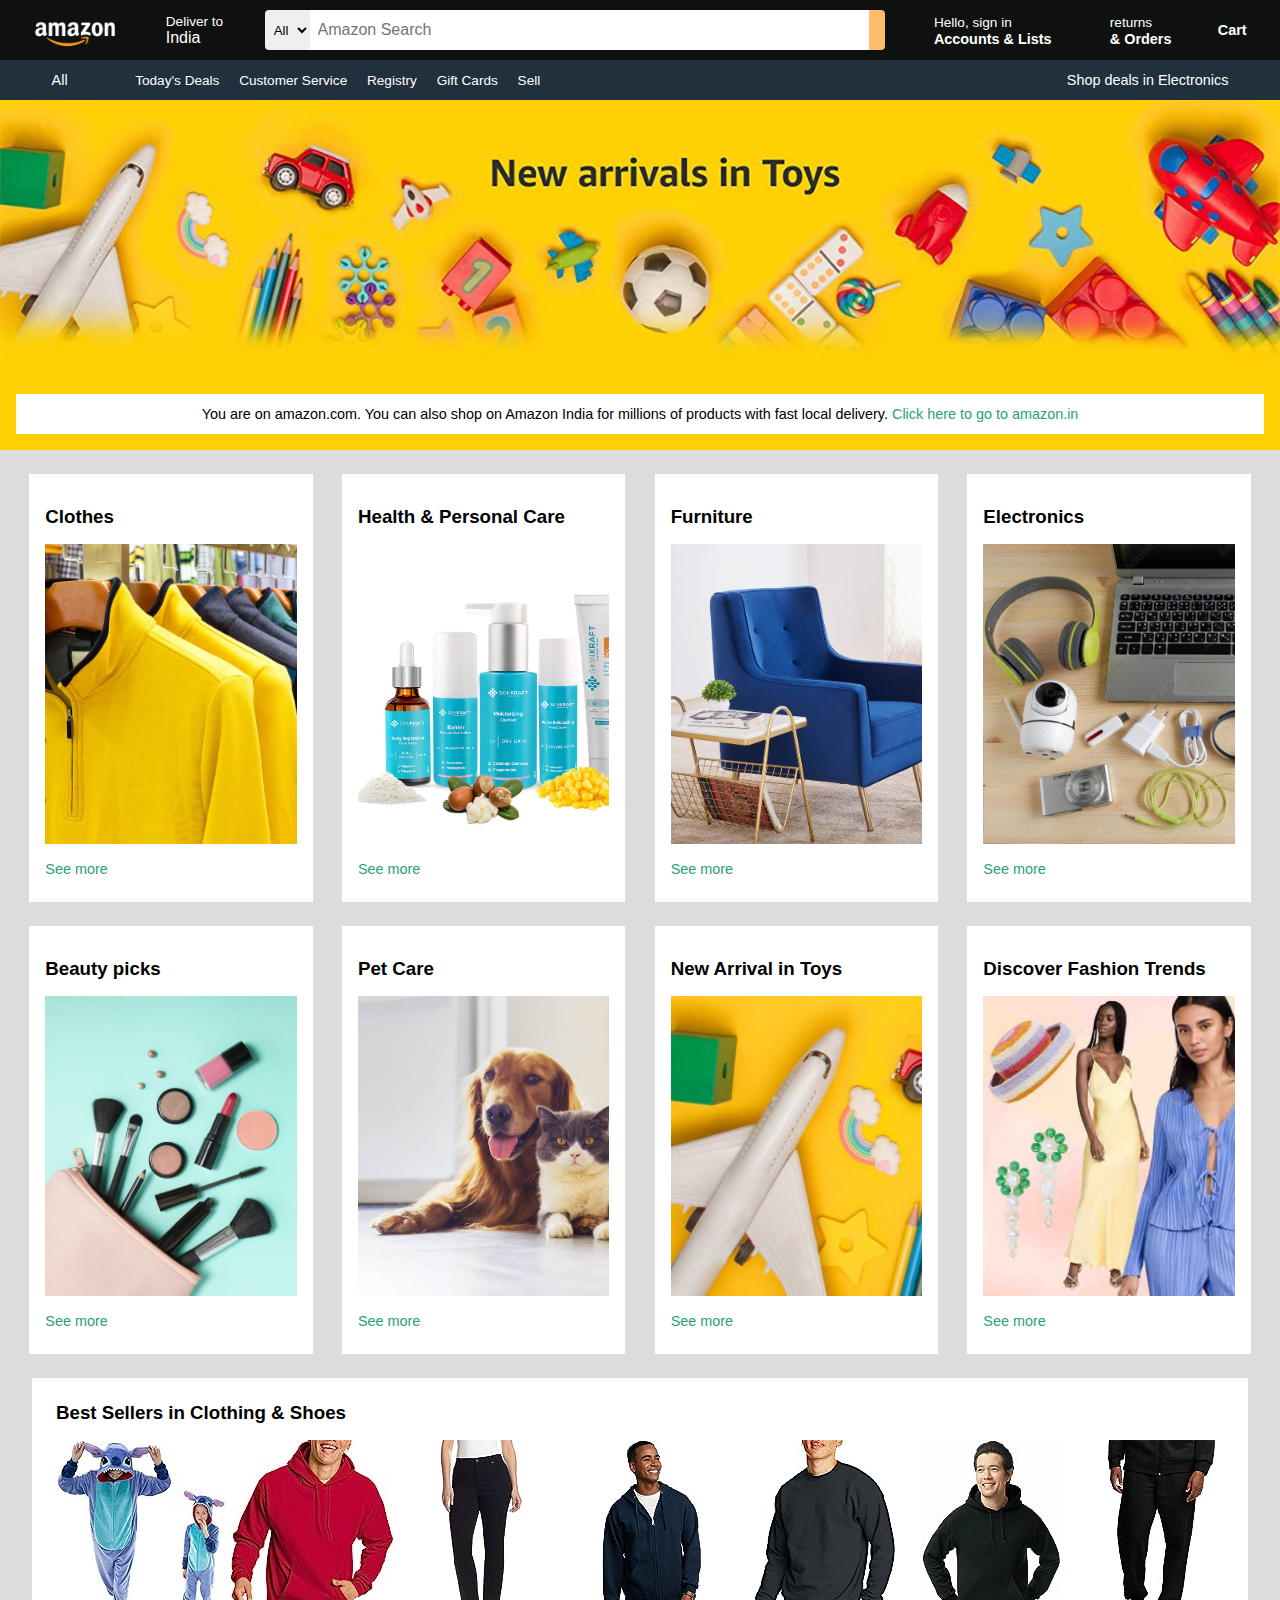
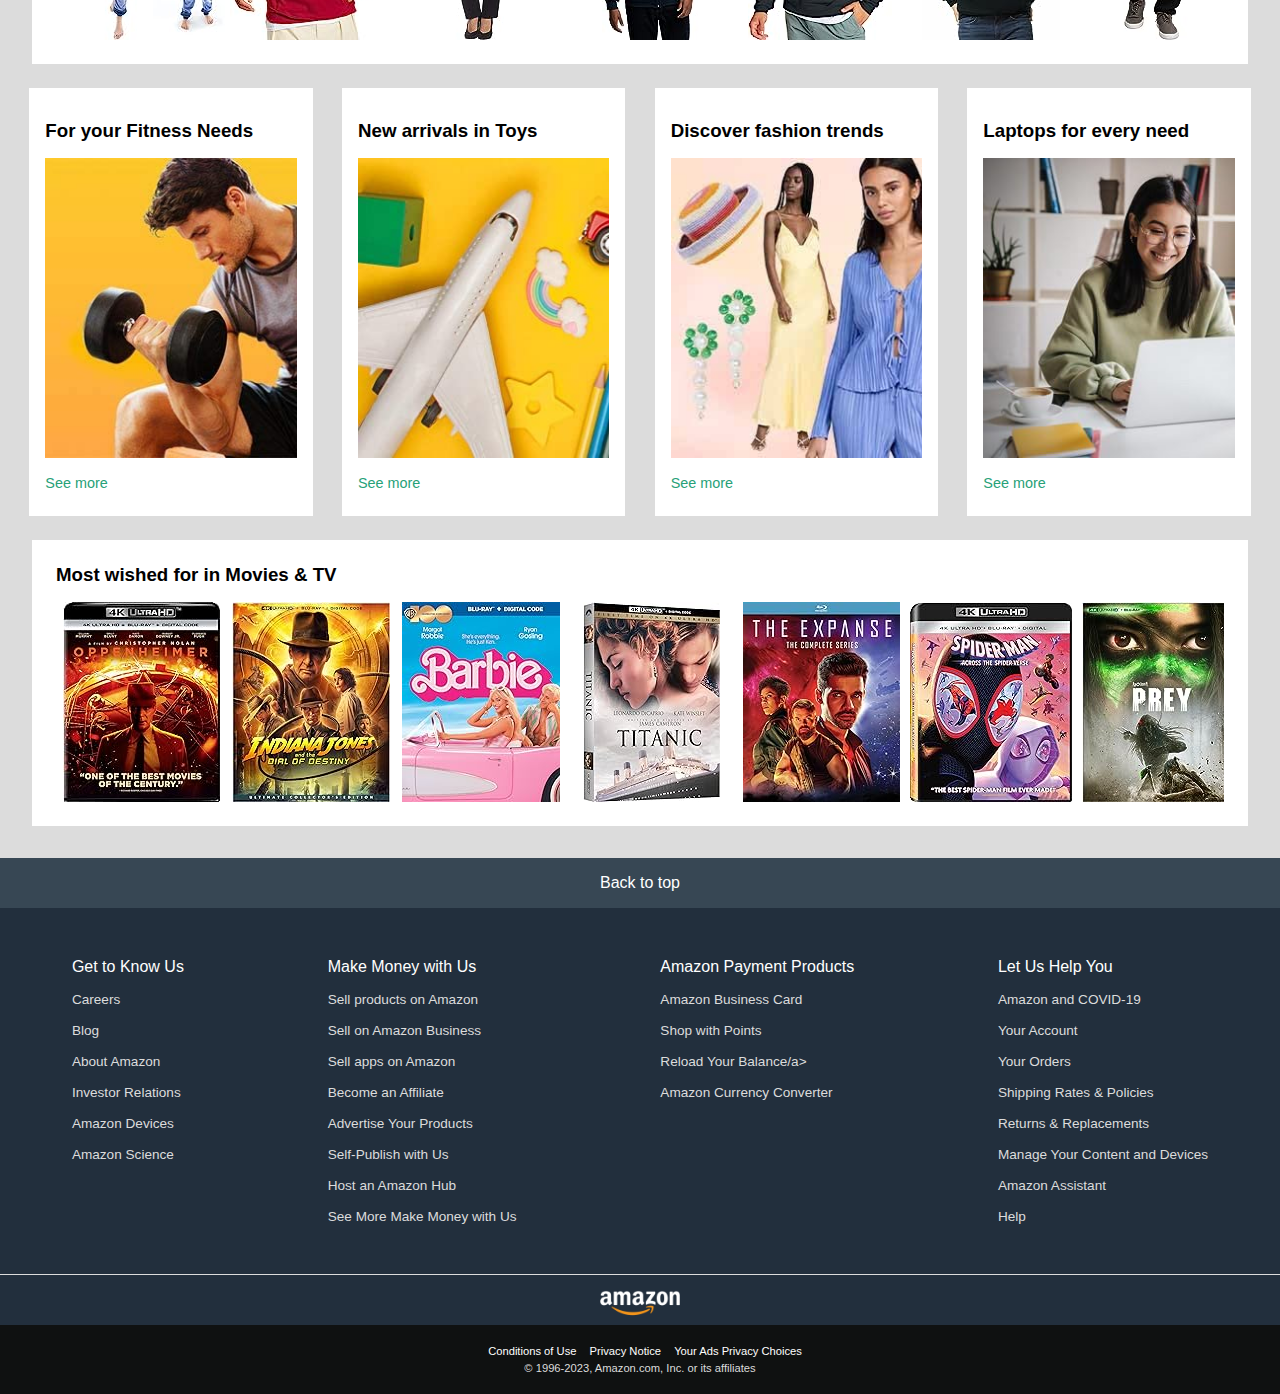
<file: Amazon_Clone/index.html>
<!DOCTYPE html>
<html lang="en">
<head>
    <meta charset="UTF-8">
    <meta name="viewport" content="width=device-width, initial-scale=1.0">
    <title>Amazon</title>
    <link rel="stylesheet" href="https://cdnjs.cloudflare.com/ajax/libs/font-awesome/6.4.2/css/all.min.css" integrity="sha512-z3gLpd7yknf1YoNbCzqRKc4qyor8gaKU1qmn+CShxbuBusANI9QpRohGBreCFkKxLhei6S9CQXFEbbKuqLg0DA==" crossorigin="anonymous" referrerpolicy="no-referrer" />
    <link rel="stylesheet" href="style.css">
</head>
<body>
    <!-----------------nav-bar----------------->
    <div class="nav-bar">
        <!-- logo section -->
        <div class="nav-logo border">
            <div class="logo"></div>
        </div>

        <!-- address section -->
        <div class="address border">
            <p class="address-1">Deliver to</p>
            <div class="address-icon">
                <i class="fa-solid fa-location-dot"></i>
                <p class="address-2">India</p>
            </div>
        </div>

        <!-- search section -->
        <div class="nav-search">
            <select class="search-options">
                <option>All</option>
            </select>
            <input type="text" placeholder="Amazon Search" class="search-input">
            <div href="#" class="search-icon"><i class="fa-solid fa-magnifying-glass"></i></div>
        </div>

        <!-- sign-in section -->
        <div class="nav-sign-in border">
            <p><span>Hello, sign in</span></p>
            <p class="nav-second">Accounts & Lists</p>
        </div>

        <!-- return & order section -->
        <div class="nav-return border">
            <p><span>returns</span></p>
            <p class="nav-second">& Orders</p>
        </div>

        <!-- cart section -->
        <div class="nav-cart border">
            <i class="fa-solid fa-cart-shopping"></i>
            Cart
        </div>
    </div> <!--nav-bar ends-->

<!------------------2nd nav-panel------------------>
    <div class="panel">
        <div class="panel-all">
            <i class="fa-solid fa-bars"></i>
            <a href="#">All</a>
        </div>
        <div class="panel-ops">
            <a href="#">Today's Deals</a>
            <a href="#">Customer Service</a>
            <a href="#">Registry</a>
            <a href="#">Gift Cards</a>
            <a href="#">Sell</a>
        </div>
        <div class="panel-deals">
            <a href="#">Shop deals in Electronics</a>
        </div>
    </div>

    <!---------------hero-section------------------->
    <div class="hero">
        <div class="hero-msg">
            <p>You are on amazon.com. You can also shop on Amazon India for millions of products with fast local delivery.<a> Click here to go to amazon.in</a></p>
        </div>
    </div>

    <!--------------shopping-section---------------->

    <div class="container">

        <!-- Section-1 -->
        <div class="big-shop-section">   
            <div class="box">
                <h3>Clothes</h3>
                <div class="img" style="background-image: url(assets/box1_image.jpg);"></div>
                <div class="seeMore"><a href="#">See more</a></div>
            </div>
            <div class="box">
                <h3>Health & Personal Care</h3>
                <div class="img" style="background-image: url(assets/box2_image.webp);"></div>
                <div class="seeMore"><a href="#">See more</a></div>
            </div>
            <div class="box">
                <h3>Furniture</h3>
                <div class="img" style="background-image: url(assets/box3_image.jpg);"></div>
                <div class="seeMore"><a href="#">See more</a></div>
            </div>
            <div class="box">
                <h3>Electronics</h3>
                <div class="img" style="background-image: url(assets/box4_image.jpg);"></div>
                <div class="seeMore"><a href="#">See more</a></div>
            </div>
            <div class="box">
                <h3>Beauty picks</h3>
                <div class="img" style="background-image: url(assets/box5_image.jpg);"></div>
                <div class="seeMore"><a href="#">See more</a></div>
            </div>
            <div class="box">
                <h3>Pet Care</h3>
                <div class="img" style="background-image: url(assets/box6_image.jpg);"></div>
                <div class="seeMore"><a href="#">See more</a></div>
            </div>
            <div class="box">
                <h3>New Arrival in Toys</h3>
                <div class="img" style="background-image: url(assets/box7_image.jpg);"></div>
                <div class="seeMore"><a href="#">See more</a></div>
            </div>
            <div class="box">
                <h3>Discover Fashion Trends</h3>
                <div class="img" style="background-image: url(assets/box8_image.jpg);"></div>
                <div class="seeMore"><a href="#">See more</a></div>
            </div>
            <div class="box box9">
                <h3>Home & Kitchen Under $30</h3>
                <div class="img" style="background-image: url(assets/box9_image.jpg);"></div>
                <div class="seeMore"><a href="#">See more</a></div>
            </div>
        </div> <!--big-shop-section ends-->

        <!-- Section-2 -->
        <div class="small-shop-section">
            <div class="heading"><h3>Best Sellers in Clothing & Shoes</h3></div>
            <div class="image-section">
            <div class="row-image" style="background-image: url(assets/row_image1.jpg);"></div>
            <div class="row-image" style="background-image: url(assets/row_image2.jpg);"></div>
            <div class="row-image" style="background-image: url(assets/row_image3.jpg);"></div>
            <div class="row-image" style="background-image: url(assets/row_image4.jpg);"></div>
            <div class="row-image" style="background-image: url(assets/row_image5.jpg);"></div>
            <div class="row-image" style="background-image: url(assets/row_image6.jpg);"></div>
            <div class="row-image" style="background-image: url(assets/row_image7.jpg);"></div>
            <div class="row-image" style="background-image: url(assets/row_image9.jpg);"></div>
            <div class="row-image" style="background-image: url(assets/row_image10.jpg);"></div>
            <div class="row-image" style="background-image: url(assets/row_image11.jpg);"></div>
        </div>
        </div>

        <!-- Section-3 -->
        <div class="big-shop-section">   
            <div class="box">
                <h3>For your Fitness Needs</h3>
                <div class="img" style="background-image: url(assets/sec3_img1.jpg);"></div>
                <div class="seeMore"><a href="#">See more</a></div>
            </div>
            <div class="box">
                <h3>New arrivals in Toys</h3>
                <div class="img" style="background-image: url(assets/sec3_img2.jpg);"></div>
                <div class="seeMore"><a href="#">See more</a></div>
            </div>
            <div class="box">
                <h3>Discover fashion trends</h3>
                <div class="img" style="background-image: url(assets/sec3_img3.jpg);"></div>
                <div class="seeMore"><a href="#">See more</a></div>
            </div>
            <div class="box box4">
                <h3>Laptops for every need</h3>
                <div class="img" style="background-image: url(assets/sec3_img4.jpg);"></div>
                <div class="seeMore"><a href="#">See more</a></div>
            </div>
            </div>

            <!-- Section-4 -->
            <div class="small-shop-section" style="margin-bottom: 2rem;">
                <div class="heading"><h3>Most wished for in Movies & TV</h3></div>
                <div class="image-section">
                <div class="row-image" style="background-image: url(assets/mov1.jpg);"></div>
                <div class="row-image" style="background-image: url(assets/mov2.jpg);"></div>
                <div class="row-image" style="background-image: url(assets/mov3.jpg);"></div>
                <div class="row-image" style="background-image: url(assets/mov4.jpg);"></div>
                <div class="row-image" style="background-image: url(assets/mov5.jpg);"></div>
                <div class="row-image" style="background-image: url(assets/mov6.jpg);"></div>
                <div class="row-image" style="background-image: url(assets/mov7.jpg);"></div>
                <div class="row-image" style="background-image: url(assets/mov9.jpg);"></div>
                <div class="row-image" style="background-image: url(assets/mov10.jpg);"></div>
                <div class="row-image" style="background-image: url(assets/mov11.jpg);"></div>
            </div>

    </div> <!--container ends-->

    <!--------------footer section-------------->
        <footer class="footer">

            <!-- footer panel section 1 -->
            <div class="foot-panel-1">
                Back to top
            </div>

            <!-- footer panel section 2 -->
            <div class="foot-panel-2">
                <div class="column">
                   <p>Get to Know Us</p> 
                   <a href="#">Careers</a>
                   <a href="#">Blog</a>
                   <a href="#">About Amazon</a>
                   <a href="#">Investor Relations</a>
                   <a href="#">Amazon Devices</a>
                   <a href="#">Amazon Science </a>
                </div>

                <div class="column">
                    <p>Make Money with Us</p> 
                    <a href="#">Sell products on Amazon</a>
                    <a href="#">Sell on Amazon Business</a>
                    <a href="#">Sell apps on Amazon</a>
                    <a href="#">Become an Affiliate</a>
                    <a href="#">Advertise Your Products</a>
                    <a href="#">Self-Publish with Us</a>
                    <a href="#">Host an Amazon Hub</a>
                    <a href="#">See More Make Money with Us</a>
                </div>

                 <div class="column">
                    <p>Amazon Payment Products</p> 
                    <a href="#">Amazon Business Card</a>
                    <a href="#">Shop with Points</a>
                    <a href="#">Reload Your Balance/a>
                    <a href="#">Amazon Currency Converter</a>
                 </div>

                 <div class="column">
                    <p>Let Us Help You</p> 
                    <a href="#">Amazon and COVID-19</a>
                    <a href="#">Your Account</a>
                    <a href="#">Your Orders</a>
                    <a href="#">Shipping Rates & Policies</a>
                    <a href="#">Returns & Replacements</a>
                    <a href="#">Manage Your Content and Devices</a>
                    <a href="#">Amazon Assistant</a>
                    <a href="#">Help</a>
                 </div>

            </div> <!--foot-panel-2 ends-->

            <!-- footer panel section 3 -->
            <div class="foot-panel-3">
                <div class="nav-logo">
                    <div class="logo"></div>
                </div>
            </div>

            <!-- footer panel section 4 -->
            <div class="foot-panel-4">
                    <a href="#">Conditions of Use</a>
                <a href="#">Privacy Notice</a>
                <a href="#">Your Ads Privacy Choices</a>
                <br>
                <p>© 1996-2023, Amazon.com, Inc. or its affiliates</p>  
                </div>
                
            </div>
        </footer>

</body>
</html>
</file>
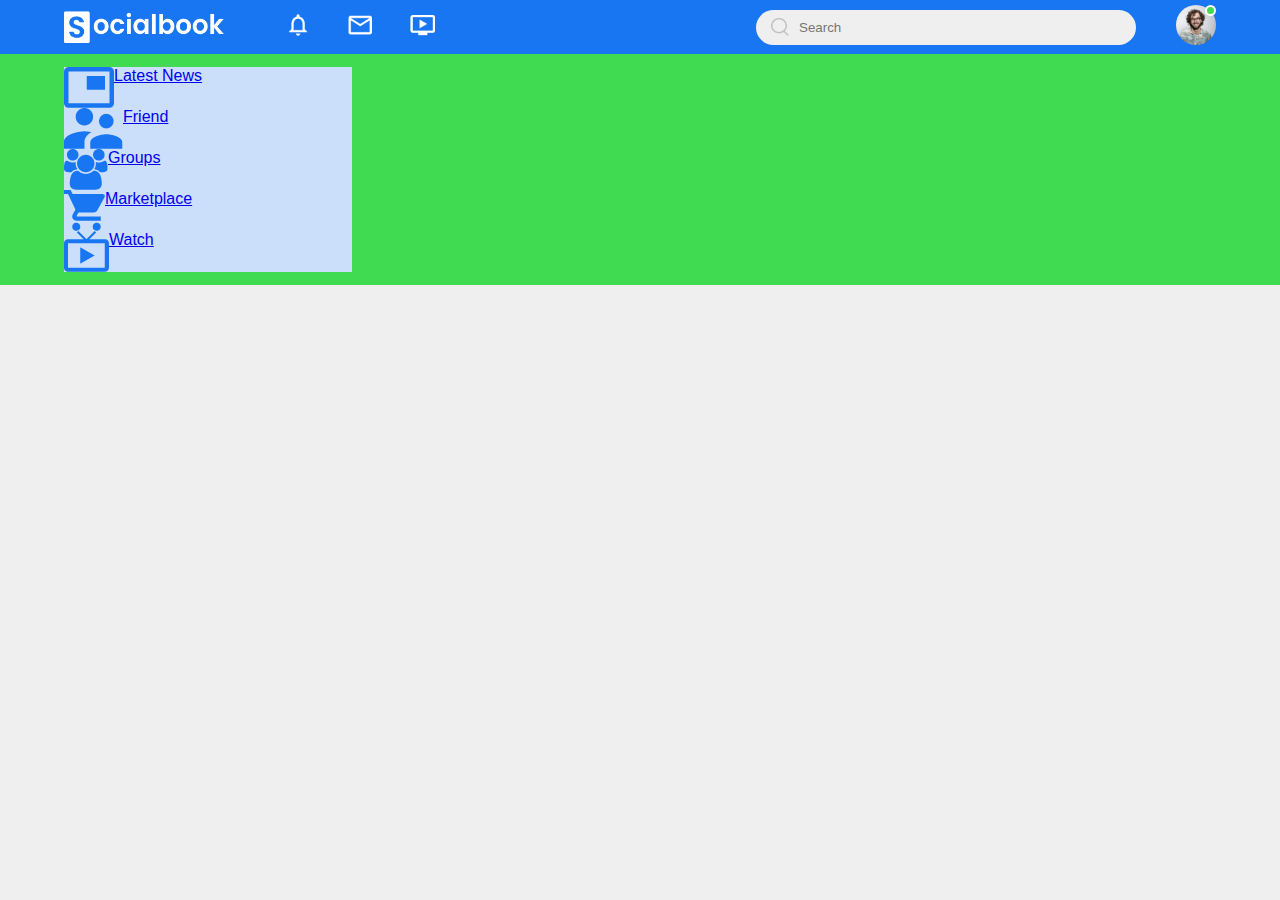
<file: FaceBook_Clone/index.html>
<!DOCTYPE html>
<html lang="en">
<head>
    <meta charset="UTF-8">
    <meta name="viewport" content="width=device-width, initial-scale=1.0">
    <title>Facebook</title>
    <link rel="stylesheet" href="style.css">
</head>
<body>
    <nav>
        <div class="nav-left">
            <img src="assets/logo.png" alt="facebook" class="logo">
            <ul>
                <li><img src="assets/notification.png" alt="notification"></li>
                <li><img src="assets/inbox.png" alt="inbox"></li>
                <li><img src="assets/video.png" alt="video"></li>

            </ul>
        </div>
        <div class="nav-right">
            <div class="search-box">
                <img src="assets/search.png" alt="search">
                <input type="text" name="search" id="search" placeholder="Search">
            </div>
            <div class="nav-user-icon online">
                <img src="assets/profile-pic.png" alt="profile pic">
            </div>
        </div>
    </nav>
    <!-- -------------- container for the website contents -->
    <div class="container">
        <!-- -----------left-sidebar------------ -->
        <div class="left-sidebar">
            <div class="imp-links">
                <a href="#"><img src="assets/news.png" alt="news">Latest News</a>
                <a href="#"><img src="assets/friends.png" alt="friends">Friend</a>
                <a href="#"><img src="assets/group.png" alt="group">Groups</a>
                <a href="#"><img src="assets/marketplace.png" alt="marketplace">Marketplace</a>
                <a href="#"><img src="assets/watch.png" alt="watch">Watch</a>
            </div>
        </div>


        <div class="main-content"></div>

        <div class="right-sidebar"></div>
    </div>
</body>
</html>
</file>
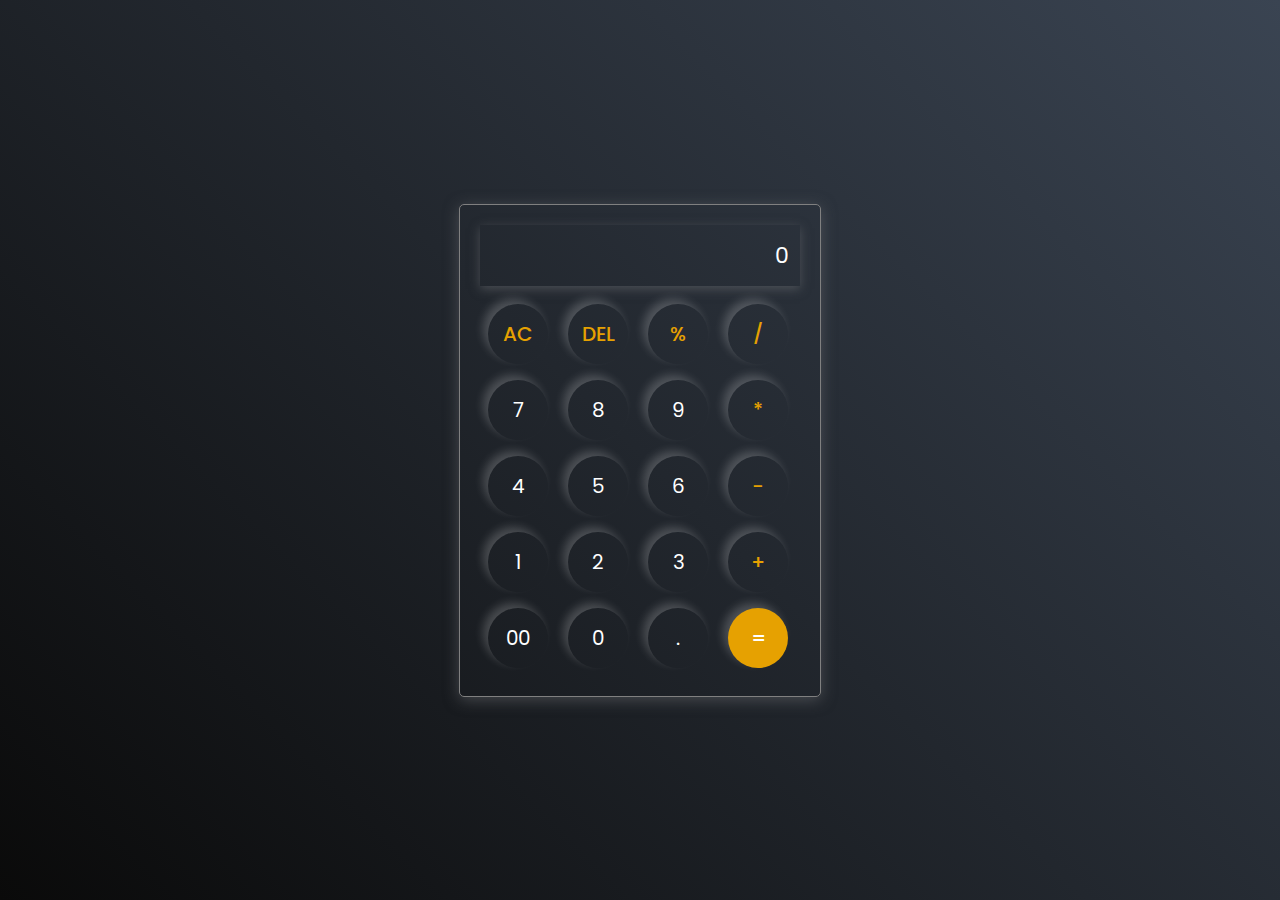
<file: Simple Calculator Web_App/index.html>
<!DOCTYPE html>
<html lang="en">
<head>
    <meta charset="UTF-8">
    <meta name="viewport" content="width=device-width, initial-scale=1.0">
    <title>Calculator</title>
    <link rel="stylesheet" href="style.css">
    <script defer src="script.js"></script>
</head>
<body>
    <div class="container">
        <!--  Display  -->
        <div class="display"><input placeholder="0" id="input-box"></div>

        <div class="buttons">
            <div>
                <button class="operator">AC</button>
                <button class="operator">DEL</button>
                <button class="operator">%</button>
                <button class="operator">/</button>
            </div>

            <div>
                <button>7</button>
                <button>8</button>
                <button>9</button>
                <button class="operator">*</button>
            </div>

            <div>
                <button>4</button>
                <button>5</button>
                <button>6</button>
                <button class="operator">-</button>
            </div>

            <div>
                <button>1</button>
                <button>2</button>
                <button>3</button>
                <button class="operator">+</button>
            </div>

            <div>
                <button>00</button>
                <button>0</button>
                <button>.</button>
                <button class="equal-btn">=</button>
            </div>
            
        </div>
    </div>
</body>
</html>
</file>
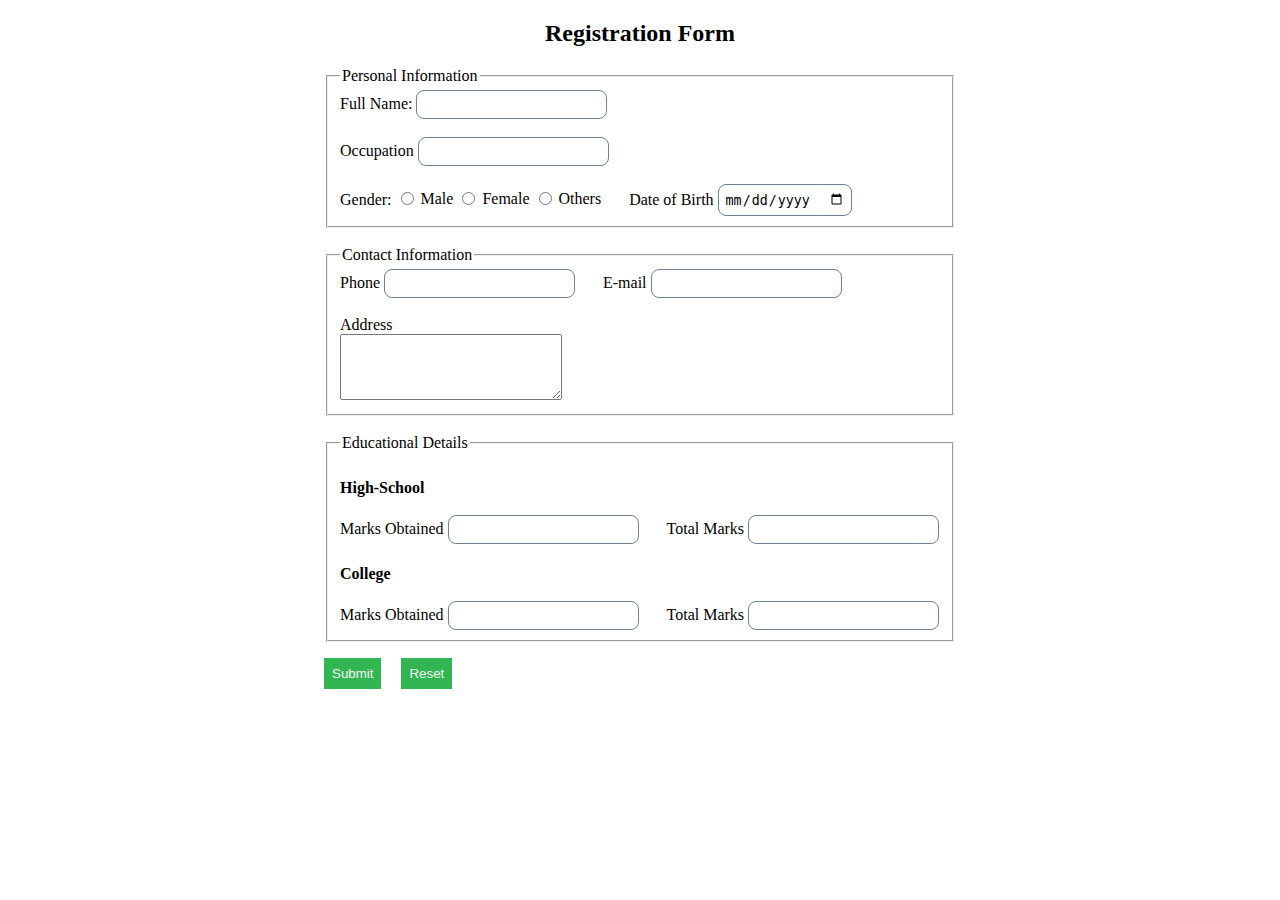
<file: Form_using_HTML.html>
<!DOCTYPE html>
<html lang="en">
<head>
    <meta charset="UTF-8">
    <meta http-equiv="X-UA-Compatible" content="IE=edge">
    <meta name="viewport" content="width=device-width, initial-scale=1.0">
    <title>Form</title>
    <style>
        form {
            width: 50%;
            margin: auto;
        }
        #submit, #reset {
            margin-top: 16px;
            margin-right: 16px;
            padding: 8px;
            background-color: rgb(50, 182, 81);
            border: none;
            color: whitesmoke;
        }
        input {
            padding: 6px;
            border: 1px solid slategray;
            border-radius: 8px;
        }

    </style>
</head>
<body>
    <form>
    <h2 style="text-align: center;">Registration Form</h2>
        <fieldset>
            <legend>Personal Information</legend>
        <label for="fullname">Full Name:</label>
        <input type="text" id="fullname" name="fullname"><br><br>

        <label for="occupation">Occupation</label>
        <input list="occupation-list" type="text" id="occupation" name="occupation"><br>
        <datalist id="occupation-list">
            <option value="Student">
            <option value="Professional">
            <option value="Others">
        </datalist>
        <br>
        <p style="display: inline;">Gender: </p>
        <input type="radio" id="male" name="gender" value="Male">
        <label for="male">Male</label>
        <input type="radio" id="female" name="gender" value="Female">
        <label for="female">Female</label>
        <input type="radio" id="others" name="gender" value="Others">
        <label for="others">Others</label>

        <label for="dob" style="margin-left: 24px;">Date of Birth</label>        
        <input type="date" id="dob" name="dob">
        </fieldset>
        <br>

        <fieldset>
            <legend>Contact Information</legend>
            <label for="phone">Phone</label>
            <input type="tel" id="phone" name="phone">
            <label for="email" style="margin-left: 24px;">E-mail</label>
            <input type="email" id="email" name="email">
            <br><br>
            <label for="address">Address</label><br>
            <textarea id="address" name="address" rows="4" cols="25"></textarea>
        </fieldset>
        <br>
        
        <fieldset>
            <legend>Educational Details</legend>
            <h4 style="margin-bottom: 0;">High-School</h4><br>
            <label for="marks-school">Marks Obtained</label>
            <input type="number" id="marks-school" name="marks-school">
            <label for="total-marks1" style="margin-left: 24px;">Total Marks</label>
            <input type="number" id="total-marks1" name="total-marks1">

            <h4 style="margin-bottom: 0;">College</h4><br>
            <label for="marks-college">Marks Obtained</label>
            <input type="number" id="marks-college" name="marks-college">
            <label for="total-marks2" style="margin-left: 24px;">Total Marks</label>
            <input type="number" id="total-marks2" name="total-marks2">
        </fieldset>

        <button id="submit" type="submit">Submit</button>
        <button id="reset" type="reset">Reset</button>
    </form>
</body>
</html>
</file>
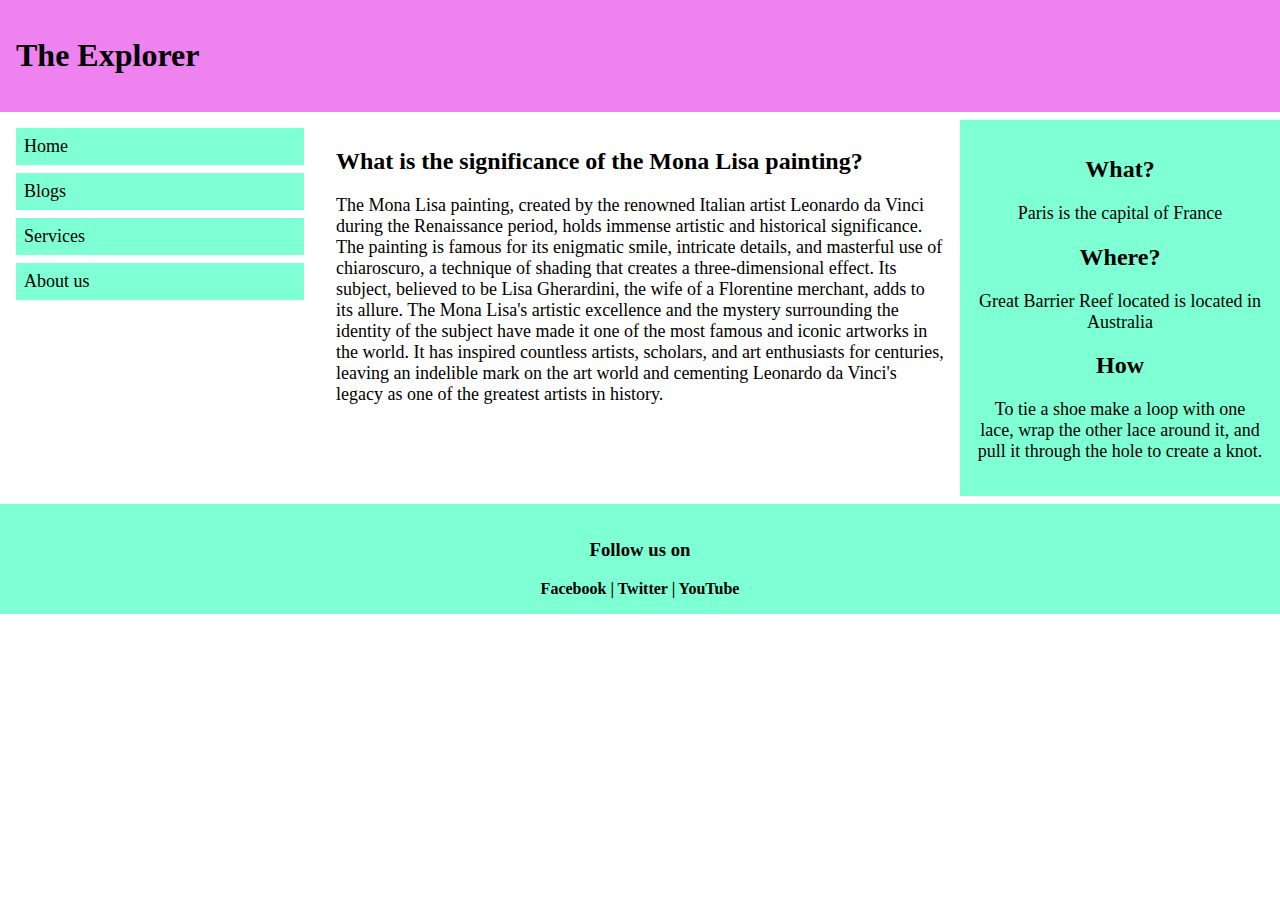
<file: Simple_Responsive_Home_Page_using_Media_Query.html>
<!DOCTYPE html>
<html lang="en">
<head>
    <meta charset="UTF-8">
    <meta name="viewport" content="width=device-width, initial-scale=1.0">
    <title>RWD Media Queries</title>
    <style>
        * {
            box-sizing: border-box;
        }
        body {
            margin: 0;
        }
        .header {
            padding: 16px;
            background-color: violet;
        }
        [class*=col-] {
            float: left;
            width: 100%;
            padding: 16px;
        }
        .row::after {
            content: "";
            clear: both;
            display: table;
        }
        .menu ul {
            list-style-type: none;
            margin: 0;
            padding: 0;
        }
        .menu ul li {
            padding: 8px;
            background-color: aquamarine;
            margin-bottom: 8px;
            font-size: large;
            font-weight: 500;
        }
        .aside {
            text-align: center;
            background-color: aquamarine;
            margin-top: 8px;
            padding: 16px;
        }
        .aside p {
            font-size: 18px;
        }
        .footer {
            padding: 16px;
            background-color: aquamarine;
            text-align: center;
            margin-top: 8px;
        }
        .footer h2,h4 {
            margin: 0;
        }
        @media only screen and (min-width: 600px) {
            /* For Tablets */
            .col-s-1 {width: 8.33%;}
            .col-s-2 {width: 16.66%;}
            .col-s-3 {width: 25%;}
  .col-s-4 {width: 33.33%;}
  .col-s-5 {width: 41.66%;}
  .col-s-6 {width: 50%;}
  .col-s-7 {width: 58.33%;}
  .col-s-8 {width: 66.66%;}
  .col-s-9 {width: 75%;}
  .col-s-10 {width: 83.33%;}
  .col-s-11 {width: 91.66%;}
  .col-s-12 {width: 100%;}
        }

        @media only screen and (min-width: 768px) {
            /* For Desktop */
            .col-1 {
                width: 8.33%;
            }
            .col-2 {width: 16.66%;}
            .col-3 {width: 25%;}
  .col-4 {width: 33.33%;}
  .col-5 {width: 41.66%;}
  .col-6 {width: 50%;}
  .col-7 {width: 58.33%;}
  .col-8 {width: 66.66%;}
  .col-9 {width: 75%;}
  .col-10 {width: 83.33%;}
  .col-11 {width: 91.66%;}
  .col-12 {width: 100%;}
        }

    </style>
</head>
<body>
    <!-- Header -->
    <div class="header">
        <h1>The Explorer</h1>
    </div>

    <div class="row">

    <!-- Menu bar -->
    <div class="col-s-3 col-3 menu">
        <ul>
            <li>Home</li>
            <li>Blogs</li>
            <li>Services</li>
            <li>About us</li>
        </ul>
    </div>

    <!-- Main -->
    <div class="col-s-9 col-6 main">
        <h2>What is the significance of the Mona Lisa painting?</h2>
        <p style="font-size: 18px;">
            The Mona Lisa painting, created by the renowned Italian artist Leonardo da Vinci during the Renaissance period, holds immense artistic and historical significance. The painting is famous for its enigmatic smile, intricate details, and masterful use of chiaroscuro, a technique of shading that creates a three-dimensional effect. Its subject, believed to be Lisa Gherardini, the wife of a Florentine merchant, adds to its allure. The Mona Lisa's artistic excellence and the mystery surrounding the identity of the subject have made it one of the most famous and iconic artworks in the world. It has inspired countless artists, scholars, and art enthusiasts for centuries, leaving an indelible mark on the art world and cementing Leonardo da Vinci's legacy as one of the greatest artists in history.</p>
    </div>
    <!-- Aside -->
    <div class="col-s-12 col-3 aside">
        <h2>What?</h2>
        <p>Paris is the capital of France</p>
        <h2>Where?</h2>
        <p>Great Barrier Reef located is located in Australia</p>
        <h2>How</h2>
        <p>To tie a shoe make a loop with one lace, wrap the other lace around it, and pull it through the hole to create a knot.</p>
    </div>
</div>

    <div class="footer">
        <h3>Follow us on</h3>
        <h4>Facebook  |  Twitter  |  YouTube</h4>
    </div>

</body>
</html>
</file>
<file: Amazon_Clone/style.css>
* {
    margin: 0;
    font-family: Arial;
    box-sizing: border-box;
}
/*------------ styling nav-bar ------------*/
.nav-bar {
    height: 60px;
    background-color: #0f1111;
    color: #fff;
    display: flex;
    align-items: center;

    justify-content: space-evenly;
}

/* nav logo */
.nav-logo {
    width: 100px;
    height: 50px;
}
.logo {
    background-image: url(assets/amazon_logo.png);
    background-size: cover;
    width: 100px;
    height: 50px;
}
.border {
    border: 1px solid transparent;
}
.border:hover {
    border: 1px solid #fff;
}

/*----------------address--------------*/
.address {
    height: 50px;
    margin-left: 1rem;
    display: flex;
    align-items: flex-start;
    flex-direction: column;
    justify-content: center;
}
.address-1 {
    font-size: 0.85rem;
}
.address-2 {
    font-size: 1rem;
}
.address-icon {
    display: flex;
    align-items: center;
}

/*---------------Search-box---------------*/
.nav-search {
    display: flex;
    align-items: center;
    width: 620px;
    height: 40px;
    border-radius: 4px;
    margin-left: 1rem;
}
.nav-search .search-options, .search-input, .search-icon {
    height: 100%;
    border: none;
}
.nav-search:hover {
    border: 2px solid #febd68;
}
.nav-search .search-options {
    border-radius: 4px 0 0 4px;
    width: 50px;
    text-align: center;
}
.nav-search .search-input {
    width: 100%;
    font-size: 1rem;
    padding-left: 8px;
}
.nav-search .search-input:hover {
    /* outline: none;
    border: none; */
}
.nav-search .search-icon {
    display: flex;
    justify-content: center;
    align-items: center;
    font-size: 1.3rem;
    padding: 8px;
    background-color: #febd68;
    border-radius: 0 4px 4px 0;
}

/*----------------Sign in------------------ */
.nav-sign-in, .nav-return {
    display: flex;
    flex-direction: column;
    align-items: start;
    justify-content: center;
    margin-left: 1rem;
    height: 50px;
    padding: 8px;
}
span {
    font-size: .85rem;
}
.nav-second {
    font-size: .9rem;
    font-weight: 700;
}

/* ---------------nav-cart--------------- */
.nav-cart i {
    font-size: 30px;
    margin-right: 4px;
}
.nav-cart {
    height: 50px;
    padding: 0 8px;
    font-size: .9rem;
    font-weight: 700;
    display: flex;
    align-items: center;
}

/*----------2nd nav-panel-----------*/
a {
    text-decoration: none;
    color: white;
}
a:hover {
    color: rgb(0, 157, 255);
}
.panel {
    display: flex;
    align-items: center;
    justify-content: space-evenly;
    height: 40px;
    background-color: #222f3d;
    color: white;
}
.panel-ops {
    width: 70%;
    font-size: .85rem;
}
.panel-ops a {
    margin-left: 1rem;
}
.panel-all {
    font-size: .9rem;
}
.panel-deals {
    font-size: .9rem;
    font-family: 700;
}

/* -------------Hero-section----------- */
.container {
    margin: 0 20px;
}
.hero {
    height: 350px;
    background-image: url(assets/hero_image.jpg);
    background-size: cover;
    /* background-position: center; */
    display: flex;
    align-items: flex-end;
}
.hero-msg {
    background-image: none;
    background-color: white;
    height: 40px;
    width: 100%;
    display: flex;
    align-items: center;
    justify-content: center;    
    background-color: #fff;
    padding: 0 8px;
    margin: 0 1rem 1rem;
    
}
.hero-msg p {
    text-align: center;
    font-size: .9rem;
}
.hero-msg p a {
    color: rgb(39, 161, 120);
    cursor: pointer;
}
.hero-msg p a:hover {
    color: red;
}

/* ---------------big-shop-section----------------- */
.container {
    /* background-color: #f9ee57;  */
    background-color: gainsboro;
    
    /*#ffee00*/
    margin: 0;
}
.big-shop-section {
    display: flex;
    flex-wrap: wrap;
    justify-content: space-evenly;
    gap: 1.5rem;
    padding: 1.5rem;
}
.big-shop-section .box {
    width: 23%;
    background-color: #fff;
    padding: 1rem;
}
.big-shop-section .box .img {
    height: 300px;
    background-size: cover;
    background-repeat: no-repeat;
}
.box h3 {
    padding: 1rem 0;
}
.big-shop-section .box .seeMore {
    margin-top: 8px;
    padding: 0.5rem 0; /* Adjust the padding as needed */
}
.big-shop-section .box .seeMore a {
    color: rgb(39, 161, 120);
    font-size: .9rem;
}
.big-shop-section .box .seeMore a:hover {
    color: red;
    text-decoration:underline;
}

.big-shop-section .box9 {
    display: none;
}

/*-----------------small-shop-section----------------*/
.small-shop-section {
    padding: 1.5rem;
    margin: 0 2rem;
    background-color: white;
}
.small-shop-section .heading{
    padding-bottom: 1rem;
}

.image-section {
    display: flex;
    overflow-x: auto; /* Enable horizontal scrolling */
    /* width: 100%; */
}
.image-section .row-image {
    flex: 0 0 auto;
    width: 170px;
    height: 200px;
    padding: 0 8px;
    background-repeat: no-repeat;
    background-position: center;
}

/* row will contain only three boxes fot the required min-width */
@media  screen and (max-width:1240px) {
    .big-shop-section .box {
        width: 30%;
    }
    .big-shop-section .box9 {
        display: block;
    }
    .big-shop-section .box4 {
        display: none;
    }

}

 /* Set a minimum width for the body or a container element */
@media  screen and (max-width:1000px) {
body {
    min-width: 1000px; /* Adjust this value as needed */
    overflow-x: auto; /* Enable horizontal scrolling */
}
}

/* ----------------Footer-Section------------------ */
.foot-panel-1 {
    height: 50px;
    background-color: #374754;
    color: white;
    text-align: center;
    padding: 16px 0;
}

.foot-panel-2 {
    background-color: #222f3d;
    display: flex;
    justify-content: space-around;
    padding: 50px 0;
}
.foot-panel-2 .column a {
    font-size: .85rem;
    display: flex;
    margin-top: 1rem;
    color: gainsboro;
}
.foot-panel-2 .column p {
    color: #fff;
    font-weight: 700px;
}

/* foot-panel-3 */
.foot-panel-3 {
    background-color: #222f3d;
    display: flex;
    justify-content: center;
    align-items: center;
    border-top: .2px solid gainsboro;
}

/* foot-panel-4 */
.foot-panel-4 {
    max-height: 100px;
    background-color: #0f1111;
    text-align: center;
    font-size: 0.7rem;
    color: gainsboro;
    padding: 20px 0;
}
.foot-panel-4 a {
    margin-left: 10px;
}
.foot-panel-4 p {
    margin-top: 5px;
}
</file>
<file: FaceBook_Clone/style.css>
* {
    margin: 0;
    padding: 0;
    font-family: 'poppins', sans-serif;
}
body {
    background-color: #efefef;
}

nav {
    display: flex;
    justify-content: space-between;
    align-items: center; 
    background-color: #1876f2;
    padding: 5px 5%;
    position: sticky;
    top: 0;
    z-index: 100;
}
.logo {
    width: 160px;
    margin-right: 45px;
}
.nav-left {
    display: flex;
    align-items: center;
}
.nav-left ul li {  
    display: inline-block;
    list-style-type: none;
}
.nav-left ul li img {
    width: 28px;
    margin: 0 15px;
}

/* -----------RIGHT-NAV------------ */
.nav-right {
    display: flex;
    align-items: center;
}
.nav-user-icon {
    margin-left: 40px;
}
.nav-user-icon img {
    width: 40px;
    border-radius: 50%;
    cursor: pointer;
}
.search-box {
    background-color: #efefef;
    width: 350px;
    border-radius: 20px;
    display: flex;
    align-items: center;
    padding: 0 15px;
}
.search-box img  {
    width: 18px;
}
.search-box input {
    width: 100%;
    background-color: transparent;
    border: none;
    outline: none;
    padding: 10px;
}
.online {
    position: relative;
}
.online::after {
    position: absolute;
    top: 0;
    right: 0;
    content: '';
    width: 7px;
    height: 7px;
    border-radius: 50%;
    border: 2px solid #fff;
    background-color: #41db51;
}

/* ---------------CONTAINER------------------ */
.container {
    background-color: #41db51;
    display: flex;
    justify-content: space-between;
    padding: 13px 5%;
    /* width: 100vw;
    height: 100vh; */
}
.left-sidebar {
    background: #cbdffa;
    flex-basis: 25%;
    position: sticky;
    top: 70px;
    align-self: flex-start;
    /* height: 100vh; */
}
.right-sidebar {
    background: #cbdffa;
    flex-basis: 25%;
    position: sticky;
    top: 70px;
    align-self: flex-start; /*is it req.?*/
    /* height: 100vh; */
}
.main-content {
    flex-basis: 47%;
    /* background-color: aquamarine; */
}

/* -----------------left-sidebar contents properties------------------ */
.imp-links {
    display: flex;
    flex-direction: column;
}
.imp-links a {
    display: flex;
}
</file>
<file: Simple Calculator Web_App/style.css>
@import url('https://fonts.googleapis.com/css2?family=Poppins:ital,wght@0,400;0,700;1,400&family=Roboto:wght@400;700&family=Ubuntu:wght@700&family=Varela+Round&display=swap');

* {
    margin: 0;
    padding: 0;
    box-sizing: border-box;
    font-family: 'Poppins', sans-serif;
}

body {
    width: 100vw;
    height: 100vh;
    display: flex;
    align-items: center;
    justify-content: center;
    background: linear-gradient(45deg, #0a0a0a, #3a4452);
}

.container {
    border: 1px solid gray;
    padding: 20px;
    border-radius: 5px;
    background: transparent;
    box-shadow: 0 3px 15px rgba(113, 115, 119, 0.5);
}

input {
    width: 320px;
    padding: 14px 12px;
    margin-bottom: 10px;
    border: none;
    outline: none;
    background: transparent;
    box-shadow: 0 3px 10px rgba(113, 115, 119, 0.5);
    text-align: end;
    cursor: pointer;
    font-size: 22px;
    color: #fff;
}

input::placeholder {
    color: #fff;
}
button {
    width: 60px;
    height: 60px;
    border: none;
    background: transparent;
    color: #fff;
    box-shadow: -5px -5px 10px rgba(255,255,255,.2);
    border-radius: 50%;
    margin: 8px;
    font-size: 20px;
    cursor: pointer;
}

.equal-btn {
    background: rgb(230, 161, 1);
    font-weight: 500;
}

.operator {
    color: rgb(230, 161, 1);
    font-weight: 500;
}
</file>
